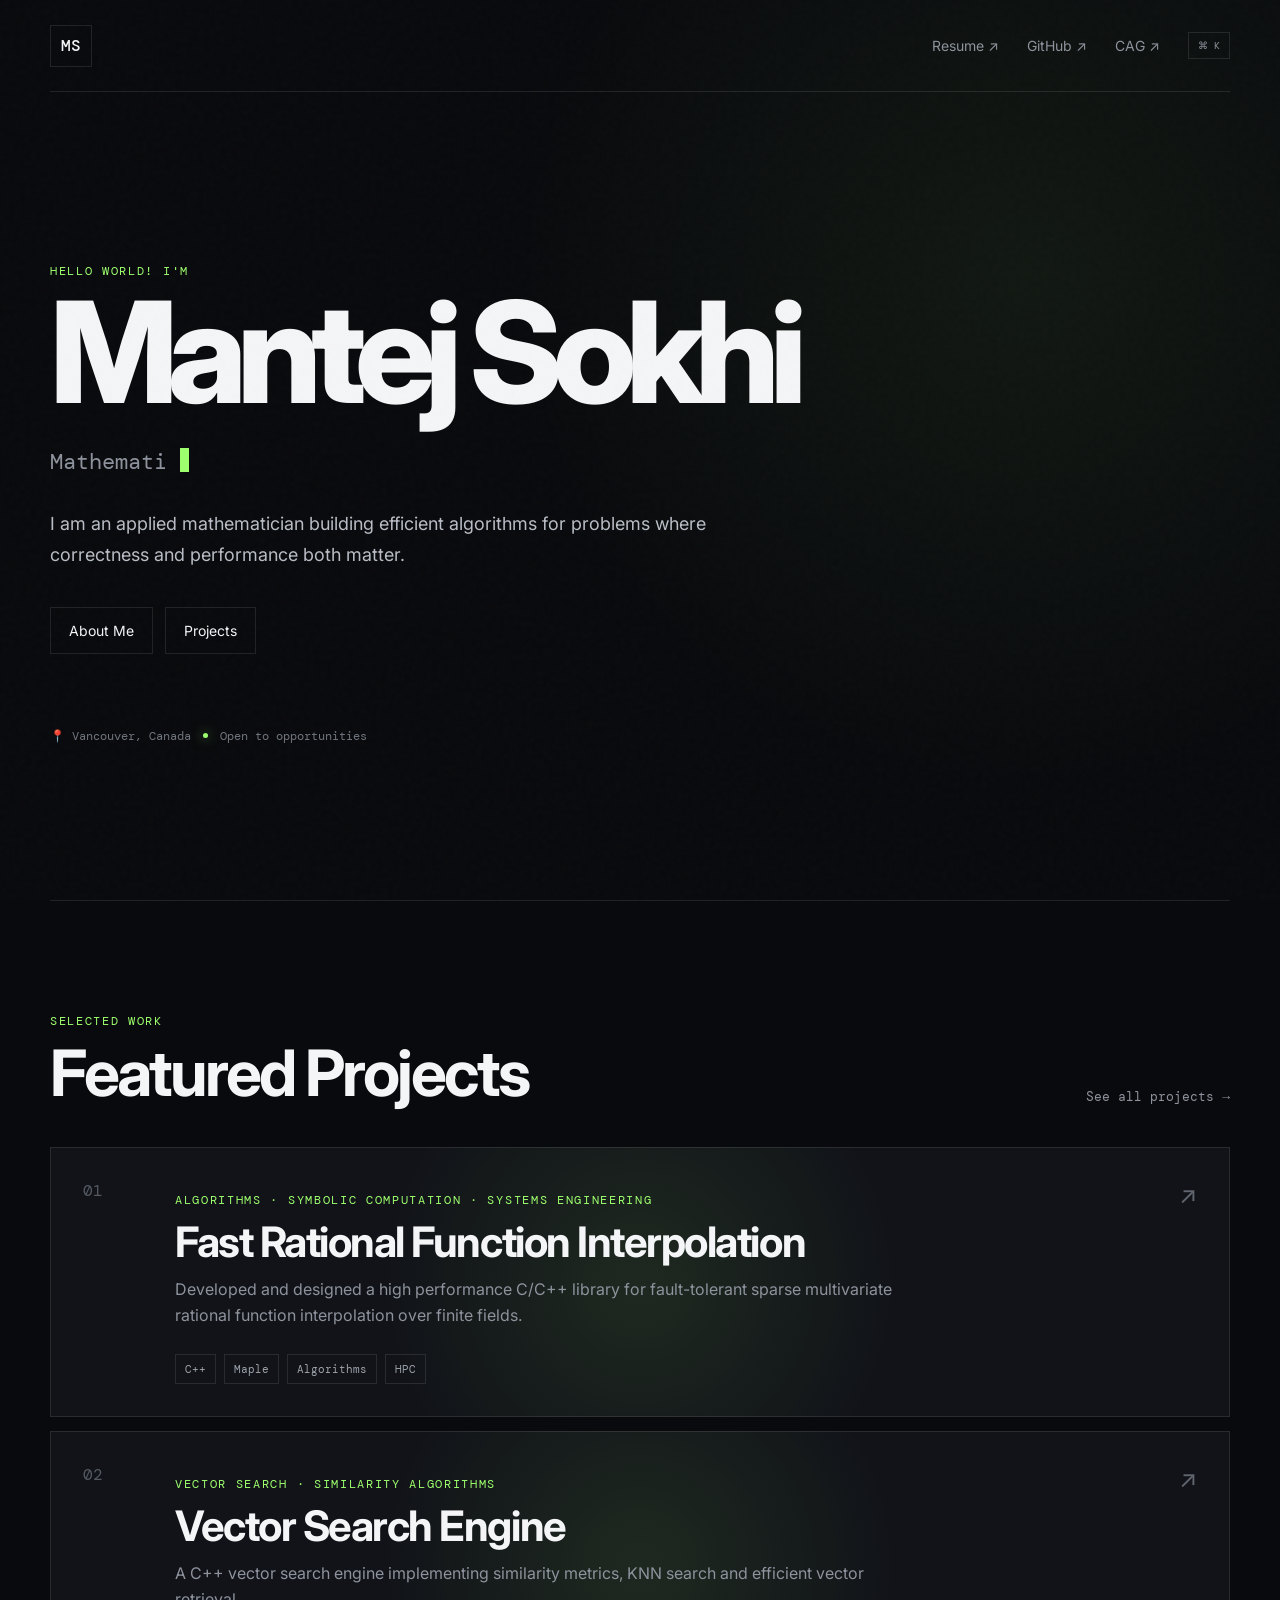
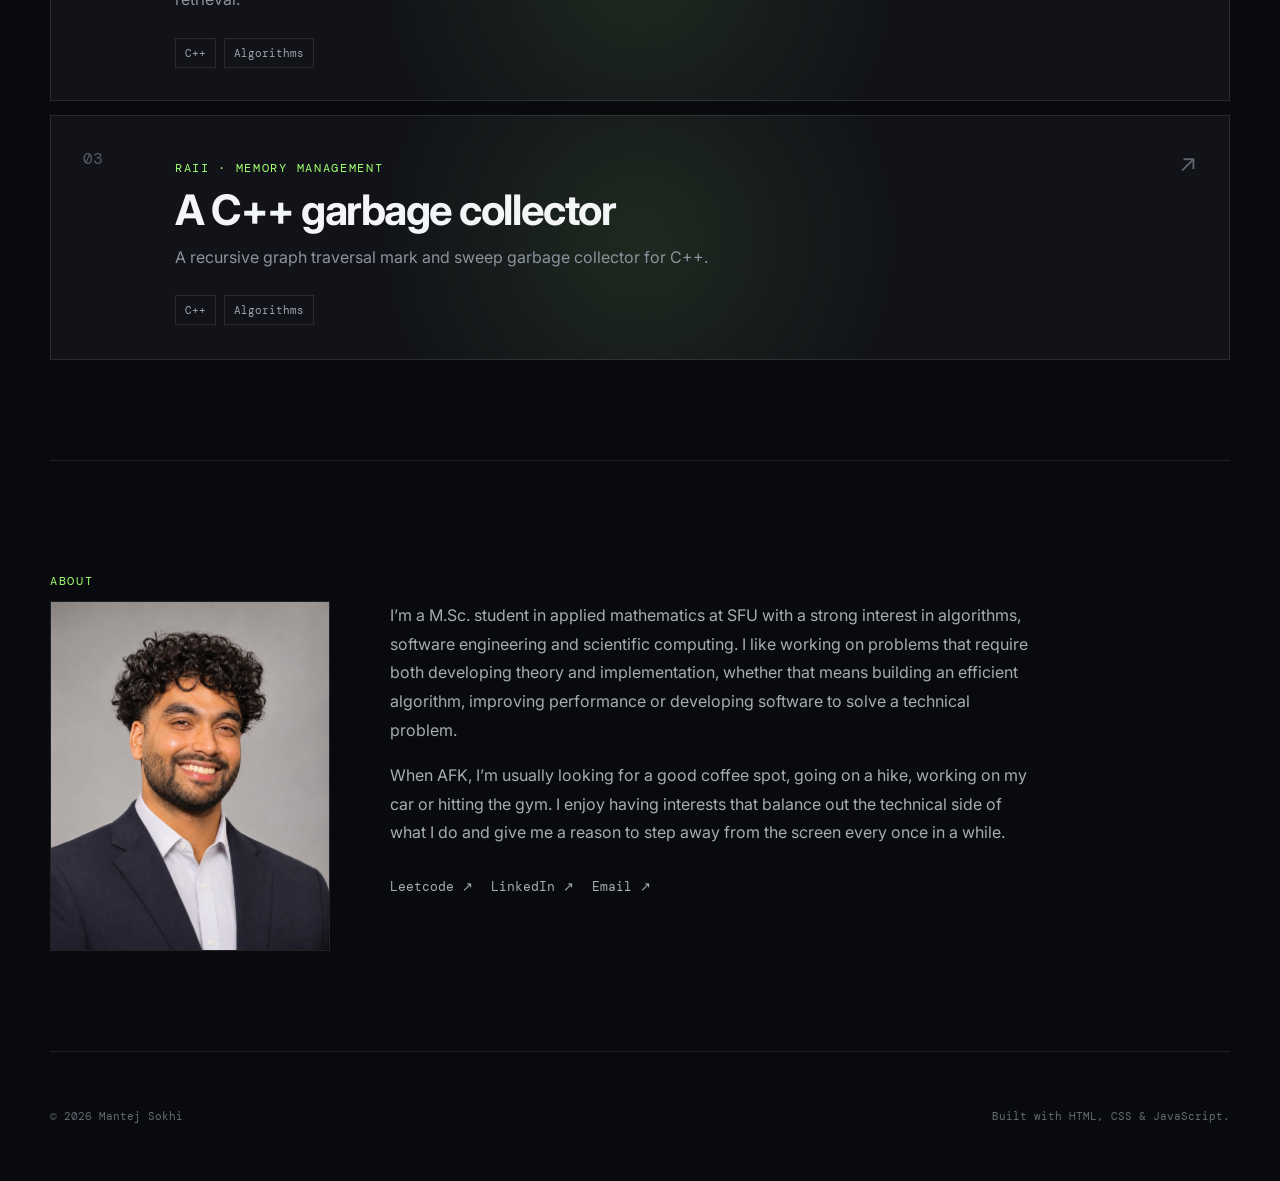
<file: index.html>
<!DOCTYPE html>
<html lang="en">
<head>
  <meta charset="UTF-8" />
  <meta name="viewport" content="width=device-width, initial-scale=1.0" />
  <meta name="description" content="Personal portfolio and project website." />
  <title>Mantej Sokhi</title>
  <link rel="stylesheet" href="styles.css" />
</head>
<body>
  <div class="cursor-glow" id="cursorGlow"></div>
  <div class="noise"></div>

  <header class="site-header">
    <a class="logo" href="index.html">MS</a>
    <nav>
      <a href="assets/resume_mantej_2026_2.pdf">Resume ↗</a>
      <a href="https://github.com/msokhii" target="_blank" rel="noreferrer">GitHub ↗</a>
      <a href="http://www.cecm.sfu.ca/CAG/" target="_blank" rel="noreferrer">CAG ↗</a>
      <button class="command-trigger" id="commandTrigger" type="button"> ⌘ K
      </button>
    </nav>
  </header>

  <main>
    <section class="hero">
      <div class="hero-kicker">HELLO WORLD! I'M</div>
      <h1>Mantej Sokhi</h1>

      <p class="hero-role">
        <span id="typed-text">Mathematics · Software · Research</span>
        <span class="cursor" aria-hidden="true"></span>
      </p>

      <p class="hero-copy">
        I am an applied mathematician building efficient algorithms for problems where 
        correctness and performance both matter. 
      </p>

      <div class="hero-actions">
        <a class="button button-secondary" href="#about">About Me</a>
        <a class="button button-secondary" href="#projects">Projects</a>
      </div>

      <div class="hero-meta">
        <span>📍 Vancouver, Canada</span>
        <span class="dot availability-dot"></span>
        <span>Open to opportunities</span>
      </div>
    </section>

    <section id= "projects" class="featured section">
      <div class="section-heading">
        <div>
          <p class="eyebrow">SELECTED WORK</p>
          <h2>Featured Projects</h2>
        </div>
    
        <a class="text-link" href="projects.html">
          See all projects →
        </a>
      </div>
    
      <div class="project-grid">
    
        <a class="project-card glow-card" href="https://github.com/msokhii/research_MS">
          <div class="project-number">01</div>
    
          <div class="project-card-content">
            <p class="project-category">
              Algorithms · Symbolic Computation · Systems engineering 
            </p>
    
            <h3>Fast Rational Function Interpolation</h3>
    
            <p>
              Developed and designed a high performance C/C++ library for fault-tolerant
              sparse multivariate rational function interpolation over finite fields. 
            </p>
    
            <div class="tags">
              <span>C++</span>
              <span>Maple</span>
              <span>Algorithms</span>
              <span>HPC</span>
            </div>
          </div>
    
          <span class="project-arrow">↗</span>
        </a>

        <a class="project-card glow-card" href="https://github.com/msokhii/vs_engine">
          <div class="project-number">02</div>
    
          <div class="project-card-content">
            <p class="project-category">
              Vector Search · Similarity Algorithms
            </p>
    
            <h3>Vector Search Engine</h3>
    
            <p>
              A C++ vector search engine implementing similarity metrics, KNN search and efficient vector retrieval.
            </p>
    
            <div class="tags">
              <span>C++</span>
              <span>Algorithms</span>
            </div>
          </div>
    
          <span class="project-arrow">↗</span>
        </a>
    
        <a class="project-card glow-card" href="https://github.com/msokhii/gc_cpp">
          <div class="project-number">03</div>
    
          <div class="project-card-content">
            <p class="project-category">
              RAII · Memory Management
            </p>
    
            <h3>A C++ garbage collector</h3>
    
            <p>
              A recursive graph traversal mark and sweep garbage collector for C++.
            </p>
    
            <div class="tags">
              <span>C++</span>
              <span>Algorithms</span>
            </div>
          </div>
    
          <span class="project-arrow">↗</span>
        </a>
    
      </div>
    </section>

    <section id="about" class="about section">
      <p class="eyebrow">ABOUT</p>
      <div class="about-layout">
        <div class="about-photo">
          <img src="assets/profile_pic_3.jpg" alt="Photo of Mantej">
        </div>
        <div class="about-copy">
          <p>
            I’m a M.Sc. student in applied mathematics at SFU with a strong interest in algorithms, software engineering and scientific computing.
            I like working on problems that require both developing theory and implementation, whether that means building an efficient algorithm, 
            improving performance or developing software to solve a technical problem.
          </p>
          <p>
            When AFK, I’m usually looking for a good coffee spot, going on a hike, working on my car 
            or hitting the gym. I enjoy having interests that balance out the technical side of what I do and give me a reason to step away 
            from the screen every once in a while.
          </p>
          <div class="about-links">
            <a href="https://leetcode.com/u/msokhii/" target="_blank" rel="noreferrer">Leetcode ↗</a>
            <a href="https://www.linkedin.com/in/msokhii/" target="_blank" rel="noreferrer">LinkedIn ↗</a>
            <a href="mailto:sokhimantej99@gmail.com">Email ↗</a>
          </div>
        </div>
      </div>
    </section>
  </main>

  <footer>
    <span>© <span id="year"></span> Mantej Sokhi</span>
    <span>Built with HTML, CSS & JavaScript.</span>
  </footer>


  <!-- =========================================
     COMMAND PALETTE
     ========================================= -->

<div
class="command-palette"
id="commandPalette"
aria-hidden="true"
>
<div class="command-backdrop" id="commandBackdrop"></div>

<div
  class="command-box"
  role="dialog"
  aria-modal="true"
  aria-label="Quick navigation"
>
  <div class="command-search">
    <span class="command-prompt">&gt;</span>

    <input
      type="text"
      id="commandInput"
      placeholder="Search or jump to..."
      autocomplete="off"
      spellcheck="false"
      aria-label="Search commands"
    />

    <span class="command-shortcut">ESC</span>
  </div>

  <div class="command-results" id="commandResults">

    <a
      href="#about"
      class="command-item"
      data-command="about me profile bio"
    >
      <div class="command-item-left">
        <span class="command-icon">01</span>

        <div>
          <span class="command-title">About Me</span>
          <span class="command-description">
            A little bit more about me!
          </span>
        </div>
      </div>

      <span class="command-action">↵</span>
    </a>


    <a
      href="#projects"
      class="command-item"
      data-command="projects work featured research"
    >
      <div class="command-item-left">
        <span class="command-icon">02</span>

        <div>
          <span class="command-title">Featured Projects</span>
          <span class="command-description">
            See what I've been working on currently
          </span>
        </div>
      </div>

      <span class="command-action">↵</span>
    </a>


    <a
      href="assets/resume.pdf"
      target="_blank"
      class="command-item"
      data-command="resume cv experience education"
    >
      <div class="command-item-left">
        <span class="command-icon">03</span>

        <div>
          <span class="command-title">Resume</span>
          <span class="command-description">
            View my resume
          </span>
        </div>
      </div>

      <span class="command-action">↗</span>
    </a>


    <a
      href="https://github.com/msokhii"
      target="_blank"
      rel="noopener noreferrer"
      class="command-item"
      data-command="github code repositories"
    >
      <div class="command-item-left">
        <span class="command-icon">04</span>

        <div>
          <span class="command-title">GitHub</span>
          <span class="command-description">
            Browse my code
          </span>
        </div>
      </div>

      <span class="command-action">↗</span>
    </a>


    <a
      href="https://www.linkedin.com/in/msokhii"
      target="_blank"
      rel="noopener noreferrer"
      class="command-item"
      data-command="linkedin professional connect"
    >
      <div class="command-item-left">
        <span class="command-icon">05</span>

        <div>
          <span class="command-title">LinkedIn</span>
          <span class="command-description">
            Connect with me
          </span>
        </div>
      </div>

      <span class="command-action">↗</span>
    </a>


    <a
      href="mailto:sokhimantej99@gmail.com"
      class="command-item"
      data-command="email contact message"
    >
      <div class="command-item-left">
        <span class="command-icon">06</span>

        <div>
          <span class="command-title">Email</span>
          <span class="command-description">
            Send me an email
          </span>
        </div>
      </div>

      <span class="command-action">↗</span>
    </a>

  </div>


  <div class="command-footer">
    <div>
      <span class="command-key">↑</span>
      <span class="command-key">↓</span>
      Navigate
    </div>

    <div>
      <span class="command-key">↵</span>
      Open
    </div>

    <div>
      <span class="command-key">ESC</span>
      Close
    </div>
  </div>

</div>
</div>

  <script src="script.js"></script>
</body>
</html>
</file>
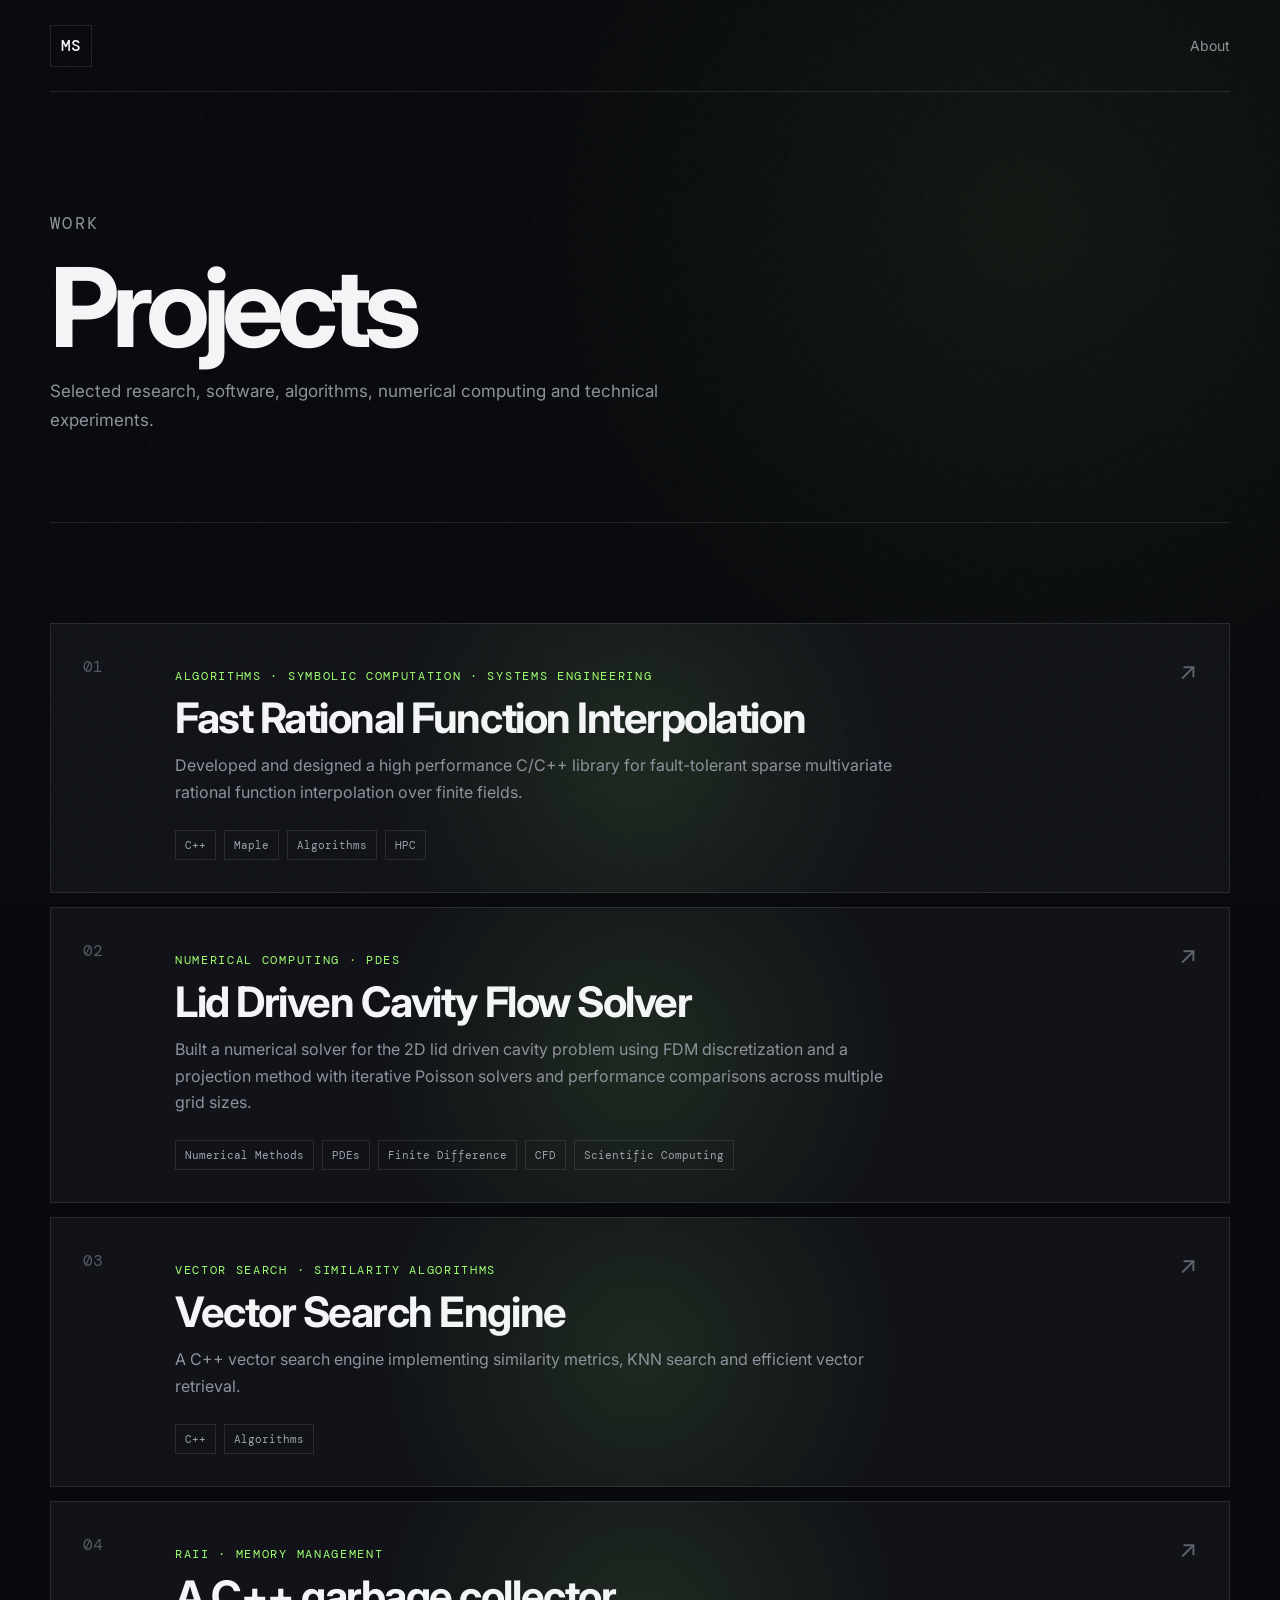
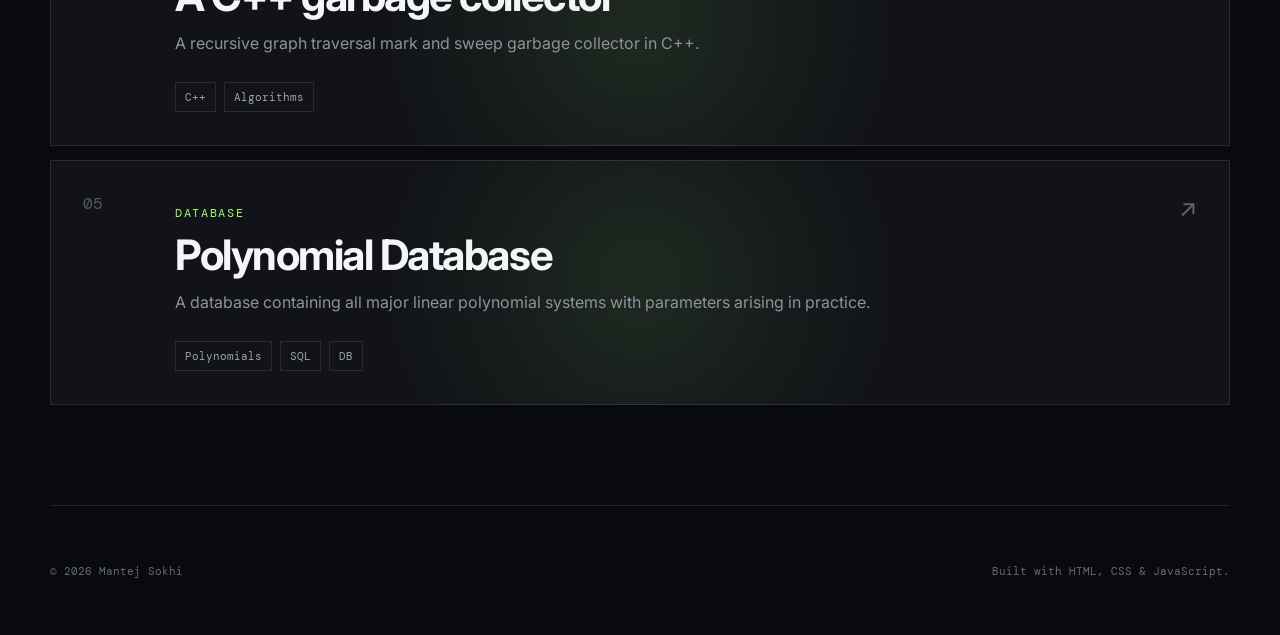
<file: projects.html>
<!DOCTYPE html>
<html lang="en">
<head>
  <meta charset="UTF-8" />
  <meta name="viewport" content="width=device-width, initial-scale=1.0" />
  <title>Projects — Mantej Sokhi</title>
  <link rel="stylesheet" href="styles.css" />
</head>
<body>
  <div class="noise"></div>

  <header class="site-header">
    <a class="logo" href="index.html">MS</a>
    <nav>
      <a href="index.html#about">About</a>
    </nav>
  </header>

  <main>
    <section class="page-intro">
      <p class="eyebrow">WORK</p>
      <h1>Projects</h1>
      <p>
        Selected research, software, algorithms, numerical computing and
        technical experiments.
      </p>
    </section>

    <section class="section">
      <div class="project-grid">
        <a class="project-card glow-card" href="https://github.com/msokhii/research_MS">
          <div class="project-number">01</div>
          <div class="project-card-content">
            <p class="project-category">Algorithms · Symbolic Computation · Systems engineering</p>
            <h3>Fast Rational Function Interpolation</h3>
            <p>Developed and designed a high performance C/C++ library for fault-tolerant
              sparse multivariate rational function interpolation over finite fields. </p>
            <div class="tags">
              <span>C++</span><span>Maple</span><span>Algorithms</span><span>HPC</span>
            </div>
          </div>
          <span class="project-arrow">↗</span>
        </a>

        <a class="project-card glow-card" href="https://github.com/msokhii/comp_FM">
          <div class="project-number">02</div>
          <div class="project-card-content">
            <p class="project-category">Numerical Computing · PDEs</p>
            <h3>Lid Driven Cavity Flow Solver</h3>
            <p>Built a numerical solver for the 2D lid driven cavity
              problem using FDM discretization and a projection method
              with iterative Poisson solvers and performance comparisons across multiple grid sizes.</p>
            <div class="tags">
              <span>Numerical Methods</span>
              <span>PDEs</span>
              <span>Finite Difference</span>
              <span>CFD</span>
              <span>Scientific Computing</span>
            </div>
          </div>
          <span class="project-arrow">↗</span>
        </a>

        <a class="project-card glow-card" href="https://github.com/msokhii/vs_engine">
          <div class="project-number">03</div>
          <div class="project-card-content">
            <p class="project-category">Vector Search · Similarity Algorithms</p>
            <h3>Vector Search Engine</h3>
            <p>A C++ vector search engine implementing similarity metrics, KNN search and efficient vector retrieval.
            </p>
            <div class="tags">
              <span>C++</span>
              <span>Algorithms</span>
            </div>
          </div>
          <span class="project-arrow">↗</span>
        </a>

        <a class="project-card glow-card" href="https://github.com/msokhii/gc_cpp">
          <div class="project-number">04</div>
          <div class="project-card-content">
            <p class="project-category">RAII · Memory Management</p>
            <h3>A C++ garbage collector</h3>
            <p>A recursive graph traversal mark and sweep garbage collector in C++.
            </p>
            <div class="tags">
              <span>C++</span>
              <span>Algorithms</span>
            </div>
          </div>
          <span class="project-arrow">↗</span>
        </a>

        <a class="project-card glow-card" href="https://msokhii.github.io/polynomial_param_sys_DB/">
          <div class="project-number">05</div>
          <div class="project-card-content">
            <p class="project-category">Database</p>
            <h3>Polynomial Database</h3>
            <p>A database containing all major linear polynomial systems with parameters arising in practice.</p>
            <div class="tags">
              <span>Polynomials</span><span>SQL</span><span>DB</span>
            </div>
          </div>
          <span class="project-arrow">↗</span>
        </a>
      </div>
    </section>
  </main>

  <footer>
    <span>© <span id="year"></span> Mantej Sokhi</span>
    <span>Built with HTML, CSS & JavaScript.</span>
  </footer>

  <script src="script.js"></script>
</body>
</html>
</file>
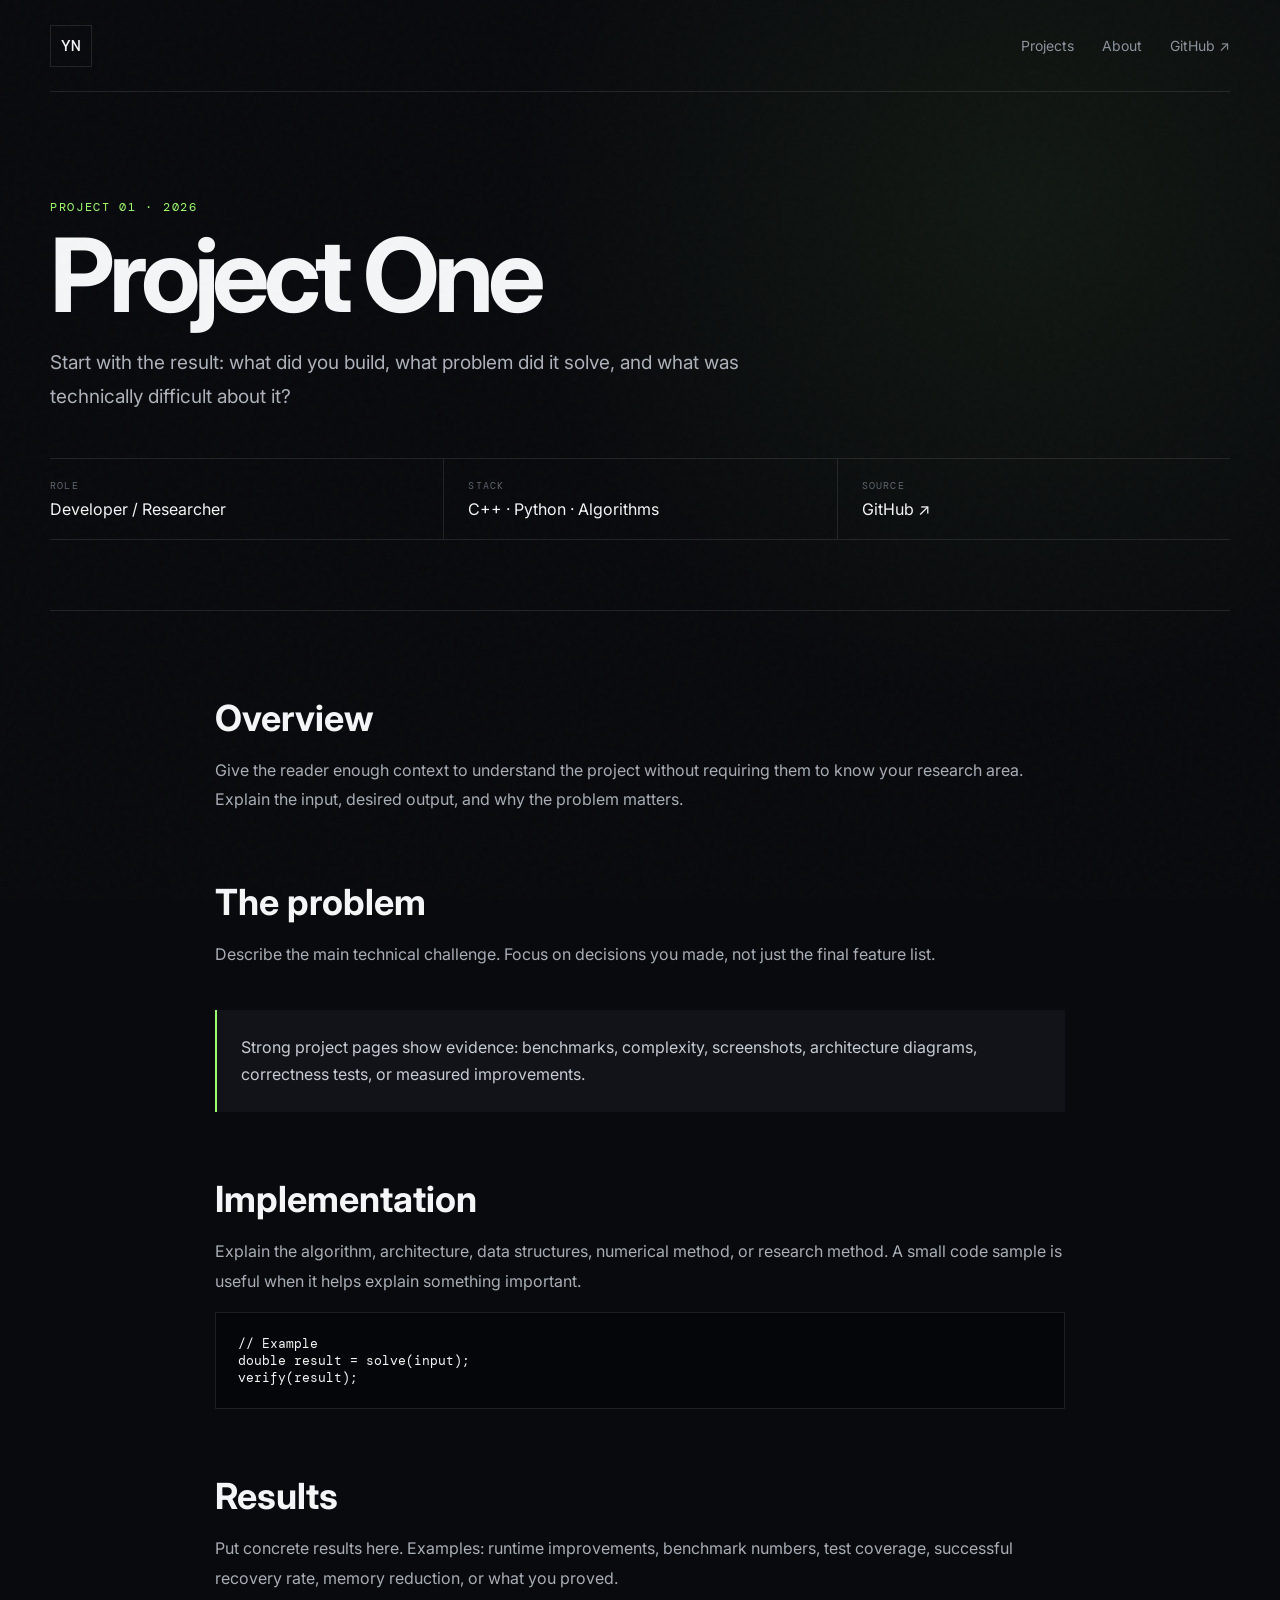
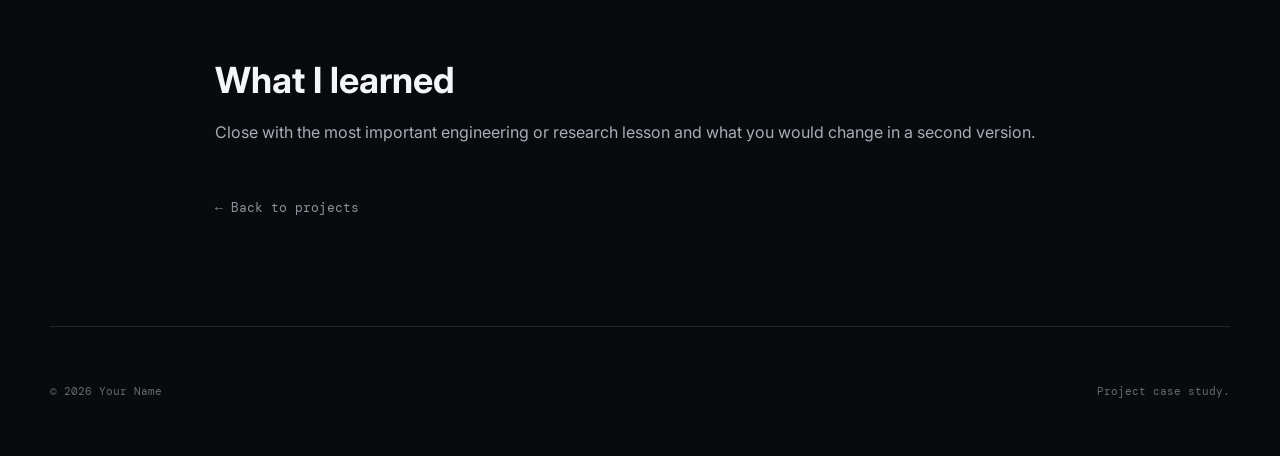
<file: projects/project-1.html>
<!DOCTYPE html>
<html lang="en">
<head>
  <meta charset="UTF-8" />
  <meta name="viewport" content="width=device-width, initial-scale=1.0" />
  <title>Project One — Your Name</title>
  <link rel="stylesheet" href="../styles.css" />
</head>
<body>
  <div class="noise"></div>

  <header class="site-header">
    <a class="logo" href="../index.html">YN</a>
    <nav>
      <a href="../projects.html">Projects</a>
      <a href="../index.html#about">About</a>
      <a href="https://github.com/YOUR_USERNAME" target="_blank" rel="noreferrer">GitHub ↗</a>
    </nav>
  </header>

  <main>
    <section class="project-hero">
      <p class="eyebrow">PROJECT 01 · 2026</p>
      <h1>Project One</h1>
      <p class="project-summary">
        Start with the result: what did you build, what problem did it solve,
        and what was technically difficult about it?
      </p>

      <div class="project-info">
        <div>
          <span class="label">ROLE</span>
          <span>Developer / Researcher</span>
        </div>
        <div>
          <span class="label">STACK</span>
          <span>C++ · Python · Algorithms</span>
        </div>
        <div>
          <span class="label">SOURCE</span>
          <a href="https://github.com/YOUR_USERNAME/YOUR_REPOSITORY" target="_blank" rel="noreferrer">
            GitHub ↗
          </a>
        </div>
      </div>
    </section>

    <article class="project-body">
      <h2>Overview</h2>
      <p>
        Give the reader enough context to understand the project without
        requiring them to know your research area. Explain the input, desired
        output, and why the problem matters.
      </p>

      <h2>The problem</h2>
      <p>
        Describe the main technical challenge. Focus on decisions you made,
        not just the final feature list.
      </p>

      <div class="callout">
        Strong project pages show evidence: benchmarks, complexity,
        screenshots, architecture diagrams, correctness tests, or measured
        improvements.
      </div>

      <h2>Implementation</h2>
      <p>
        Explain the algorithm, architecture, data structures, numerical method,
        or research method. A small code sample is useful when it helps explain
        something important.
      </p>

      <pre><code>// Example
double result = solve(input);
verify(result);</code></pre>

      <h2>Results</h2>
      <p>
        Put concrete results here. Examples: runtime improvements, benchmark
        numbers, test coverage, successful recovery rate, memory reduction, or
        what you proved.
      </p>

      <h2>What I learned</h2>
      <p>
        Close with the most important engineering or research lesson and what
        you would change in a second version.
      </p>

      <a class="back-link" href="../projects.html">← Back to projects</a>
    </article>
  </main>

  <footer>
    <span>© <span id="year"></span> Your Name</span>
    <span>Project case study.</span>
  </footer>

  <script src="../script.js"></script>
</body>
</html>
</file>
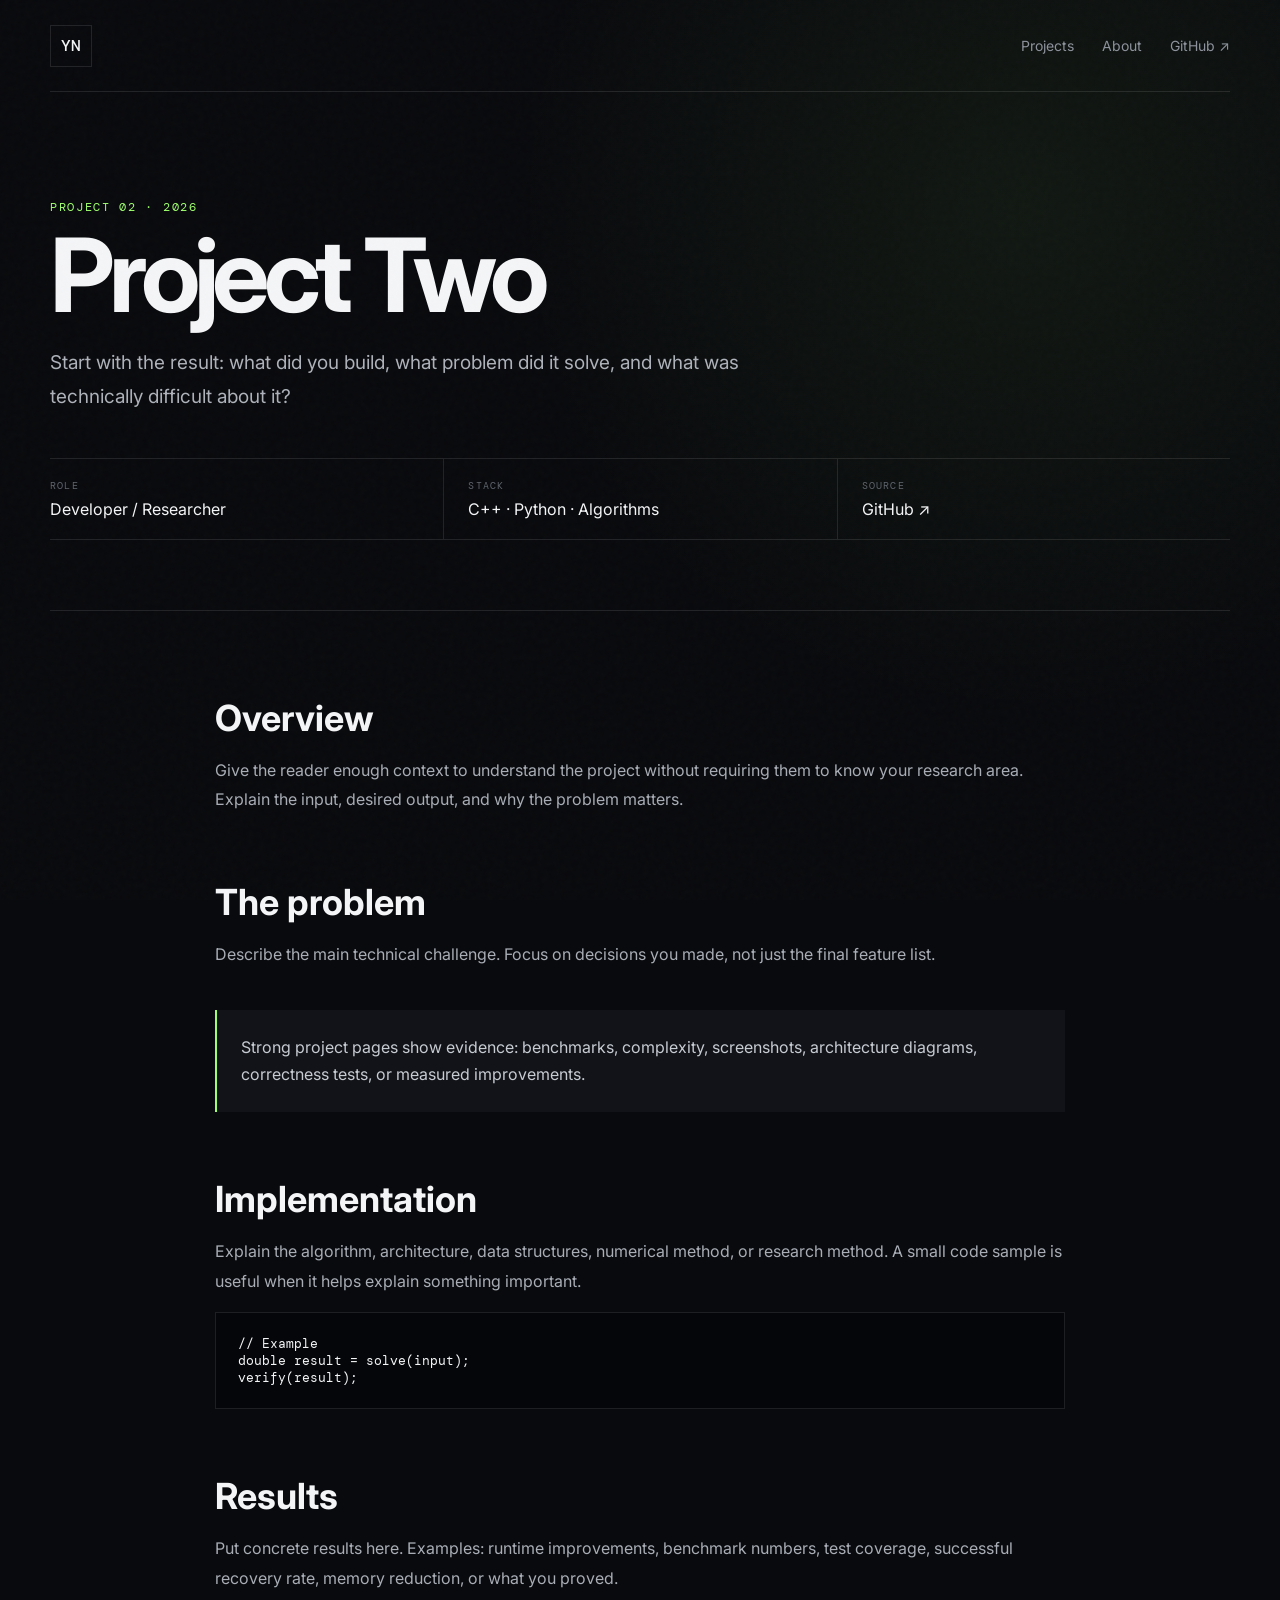
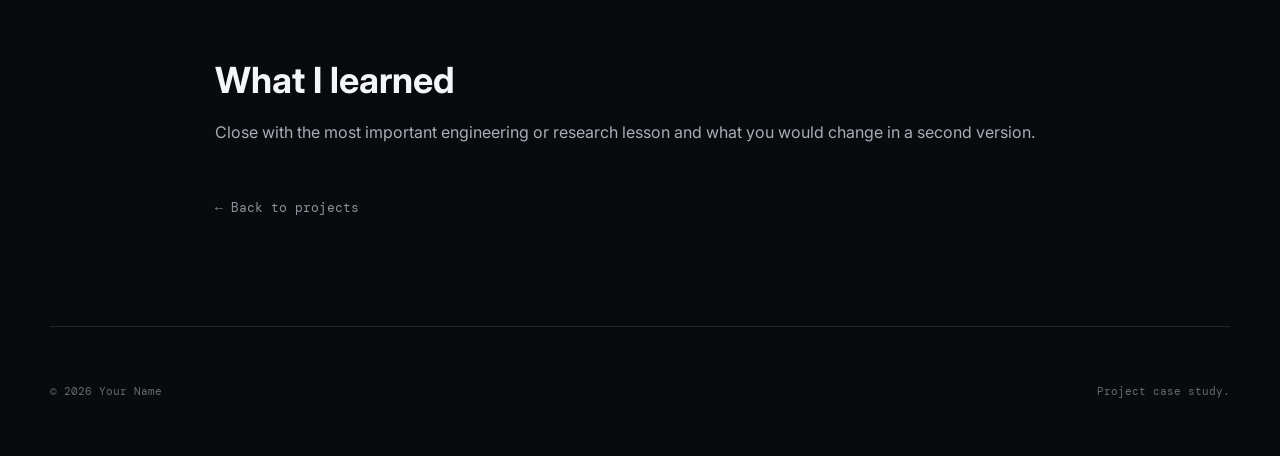
<file: projects/project-2.html>
<!DOCTYPE html>
<html lang="en">
<head>
  <meta charset="UTF-8" />
  <meta name="viewport" content="width=device-width, initial-scale=1.0" />
  <title>Project Two — Your Name</title>
  <link rel="stylesheet" href="../styles.css" />
</head>
<body>
  <div class="noise"></div>

  <header class="site-header">
    <a class="logo" href="../index.html">YN</a>
    <nav>
      <a href="../projects.html">Projects</a>
      <a href="../index.html#about">About</a>
      <a href="https://github.com/YOUR_USERNAME" target="_blank" rel="noreferrer">GitHub ↗</a>
    </nav>
  </header>

  <main>
    <section class="project-hero">
      <p class="eyebrow">PROJECT 02 · 2026</p>
      <h1>Project Two</h1>
      <p class="project-summary">
        Start with the result: what did you build, what problem did it solve,
        and what was technically difficult about it?
      </p>

      <div class="project-info">
        <div>
          <span class="label">ROLE</span>
          <span>Developer / Researcher</span>
        </div>
        <div>
          <span class="label">STACK</span>
          <span>C++ · Python · Algorithms</span>
        </div>
        <div>
          <span class="label">SOURCE</span>
          <a href="https://github.com/YOUR_USERNAME/YOUR_REPOSITORY" target="_blank" rel="noreferrer">
            GitHub ↗
          </a>
        </div>
      </div>
    </section>

    <article class="project-body">
      <h2>Overview</h2>
      <p>
        Give the reader enough context to understand the project without
        requiring them to know your research area. Explain the input, desired
        output, and why the problem matters.
      </p>

      <h2>The problem</h2>
      <p>
        Describe the main technical challenge. Focus on decisions you made,
        not just the final feature list.
      </p>

      <div class="callout">
        Strong project pages show evidence: benchmarks, complexity,
        screenshots, architecture diagrams, correctness tests, or measured
        improvements.
      </div>

      <h2>Implementation</h2>
      <p>
        Explain the algorithm, architecture, data structures, numerical method,
        or research method. A small code sample is useful when it helps explain
        something important.
      </p>

      <pre><code>// Example
double result = solve(input);
verify(result);</code></pre>

      <h2>Results</h2>
      <p>
        Put concrete results here. Examples: runtime improvements, benchmark
        numbers, test coverage, successful recovery rate, memory reduction, or
        what you proved.
      </p>

      <h2>What I learned</h2>
      <p>
        Close with the most important engineering or research lesson and what
        you would change in a second version.
      </p>

      <a class="back-link" href="../projects.html">← Back to projects</a>
    </article>
  </main>

  <footer>
    <span>© <span id="year"></span> Your Name</span>
    <span>Project case study.</span>
  </footer>

  <script src="../script.js"></script>
</body>
</html>
</file>
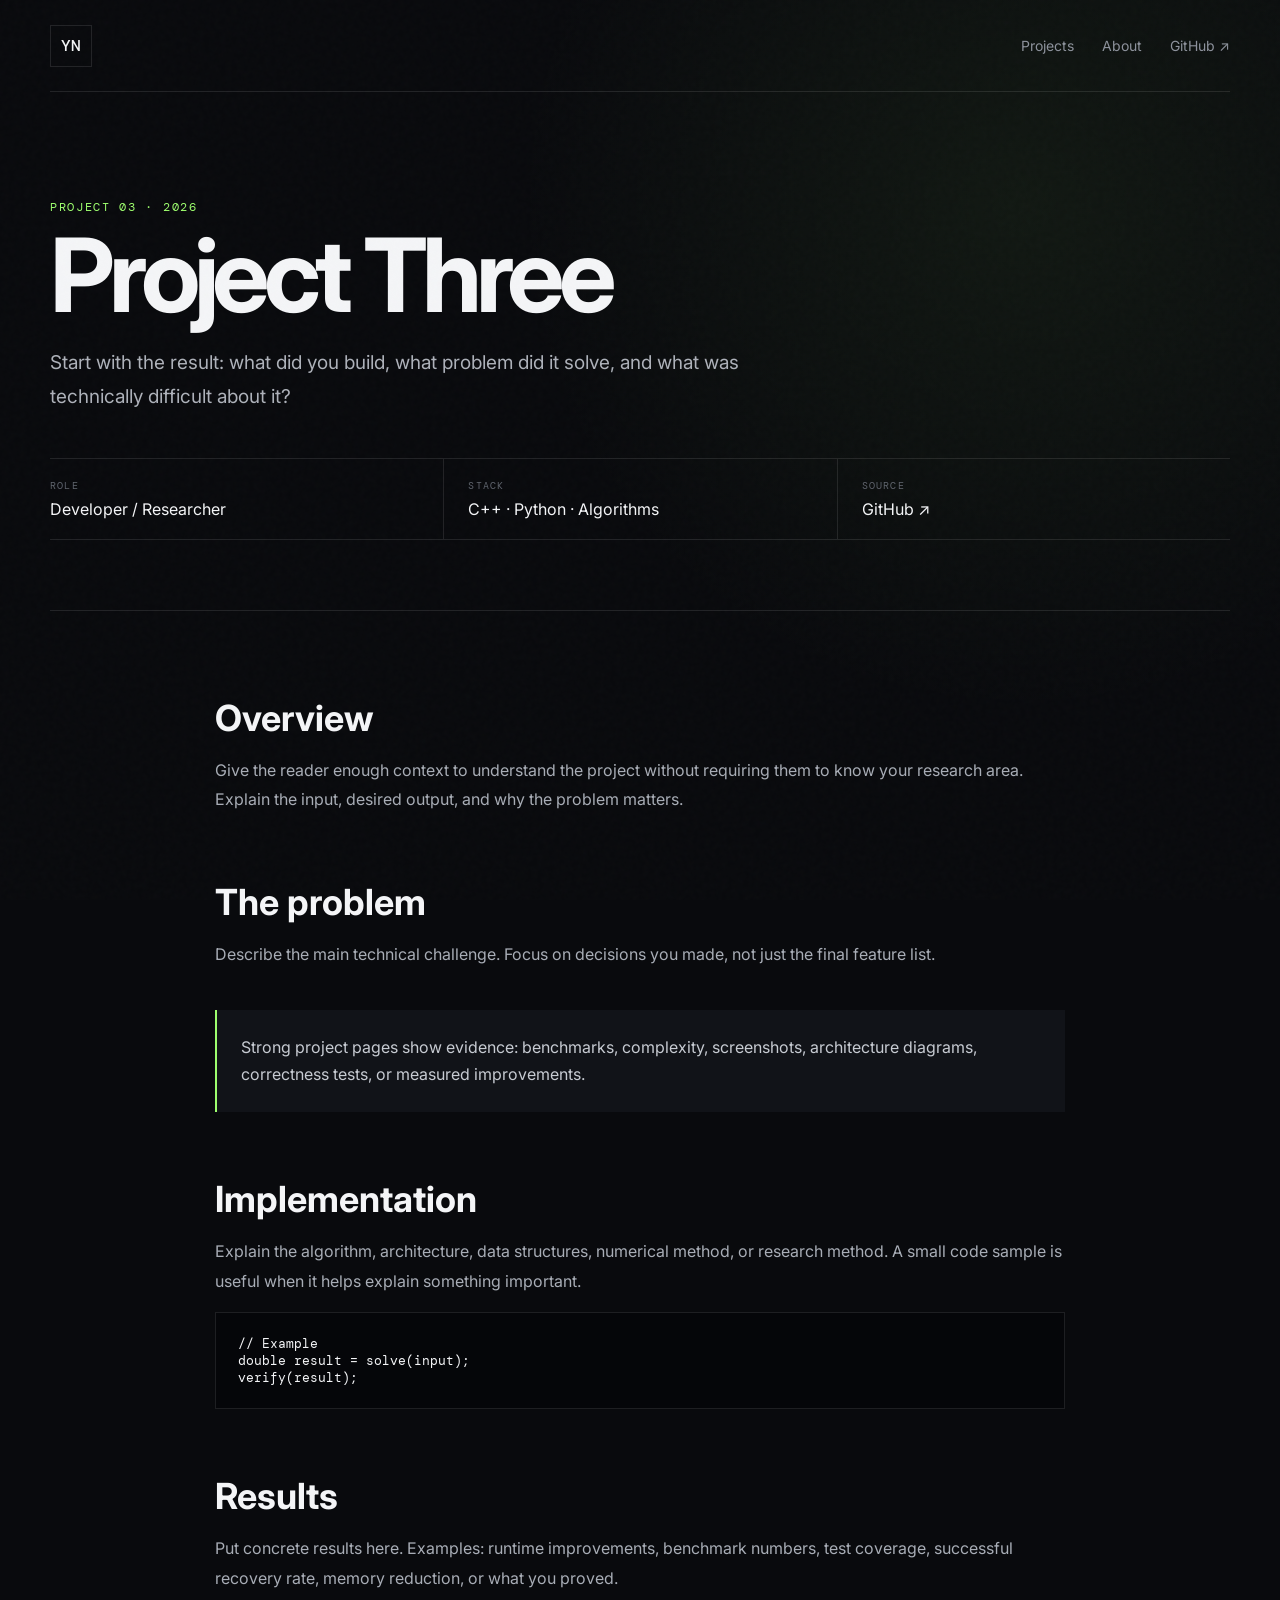
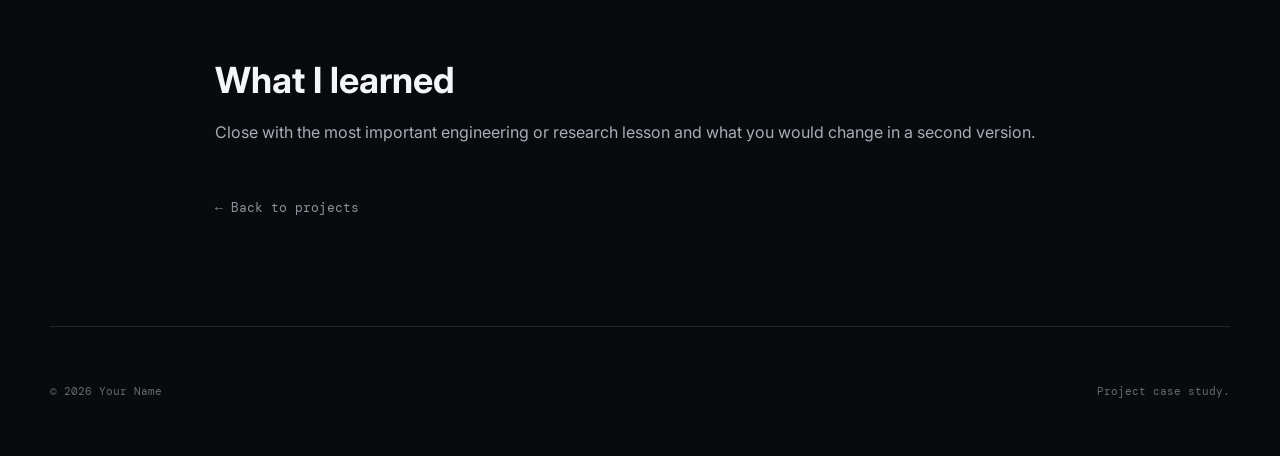
<file: projects/project-3.html>
<!DOCTYPE html>
<html lang="en">
<head>
  <meta charset="UTF-8" />
  <meta name="viewport" content="width=device-width, initial-scale=1.0" />
  <title>Project Three — Your Name</title>
  <link rel="stylesheet" href="../styles.css" />
</head>
<body>
  <div class="noise"></div>

  <header class="site-header">
    <a class="logo" href="../index.html">YN</a>
    <nav>
      <a href="../projects.html">Projects</a>
      <a href="../index.html#about">About</a>
      <a href="https://github.com/YOUR_USERNAME" target="_blank" rel="noreferrer">GitHub ↗</a>
    </nav>
  </header>

  <main>
    <section class="project-hero">
      <p class="eyebrow">PROJECT 03 · 2026</p>
      <h1>Project Three</h1>
      <p class="project-summary">
        Start with the result: what did you build, what problem did it solve,
        and what was technically difficult about it?
      </p>

      <div class="project-info">
        <div>
          <span class="label">ROLE</span>
          <span>Developer / Researcher</span>
        </div>
        <div>
          <span class="label">STACK</span>
          <span>C++ · Python · Algorithms</span>
        </div>
        <div>
          <span class="label">SOURCE</span>
          <a href="https://github.com/YOUR_USERNAME/YOUR_REPOSITORY" target="_blank" rel="noreferrer">
            GitHub ↗
          </a>
        </div>
      </div>
    </section>

    <article class="project-body">
      <h2>Overview</h2>
      <p>
        Give the reader enough context to understand the project without
        requiring them to know your research area. Explain the input, desired
        output, and why the problem matters.
      </p>

      <h2>The problem</h2>
      <p>
        Describe the main technical challenge. Focus on decisions you made,
        not just the final feature list.
      </p>

      <div class="callout">
        Strong project pages show evidence: benchmarks, complexity,
        screenshots, architecture diagrams, correctness tests, or measured
        improvements.
      </div>

      <h2>Implementation</h2>
      <p>
        Explain the algorithm, architecture, data structures, numerical method,
        or research method. A small code sample is useful when it helps explain
        something important.
      </p>

      <pre><code>// Example
double result = solve(input);
verify(result);</code></pre>

      <h2>Results</h2>
      <p>
        Put concrete results here. Examples: runtime improvements, benchmark
        numbers, test coverage, successful recovery rate, memory reduction, or
        what you proved.
      </p>

      <h2>What I learned</h2>
      <p>
        Close with the most important engineering or research lesson and what
        you would change in a second version.
      </p>

      <a class="back-link" href="../projects.html">← Back to projects</a>
    </article>
  </main>

  <footer>
    <span>© <span id="year"></span> Your Name</span>
    <span>Project case study.</span>
  </footer>

  <script src="../script.js"></script>
</body>
</html>
</file>
<file: styles.css>
@import url('https://fonts.googleapis.com/css2?family=DM+Mono:wght@300;400;500&family=Inter:wght@400;500;600;700;800&display=swap');

:root {
  --bg: #090a0d;
  --surface: #111318;
  --surface-2: #171a20;
  --text: #f4f5f7;
  --muted: #8d929c;
  --line: rgba(255, 255, 255, 0.10);
  --accent: #9eff6e;
  --max-width: 1180px;
}

* {
  box-sizing: border-box;
}

html {
  scroll-behavior: smooth;
}

body {
  margin: 0;
  min-height: 100vh;

  background:
    radial-gradient(
      circle at 80% 10%,
      rgba(158, 255, 110, 0.06),
      transparent 32rem
    ),
    var(--bg);

  color: var(--text);
  font-family: "Inter", system-ui, sans-serif;
}

body::selection {
  background: var(--accent);
  color: #071005;
}

a {
  color: inherit;
  text-decoration: none;
}

img {
  max-width: 100%;
}

.noise {
  pointer-events: none;
  position: fixed;
  inset: 0;
  z-index: 999;
  opacity: 0.025;

  background-image:
    url("data:image/svg+xml,%3Csvg viewBox='0 0 180 180' xmlns='http://www.w3.org/2000/svg'%3E%3Cfilter id='n'%3E%3CfeTurbulence type='fractalNoise' baseFrequency='.9' numOctaves='4' stitchTiles='stitch'/%3E%3C/filter%3E%3Crect width='100%25' height='100%25' filter='url(%23n)' opacity='.8'/%3E%3C/svg%3E");
}

/* =========================================
   CURSOR GLOW
   ========================================= */

   .cursor-glow {
    position: fixed;
  
    width: 500px;
    height: 500px;
  
    left: 0;
    top: 0;
  
    border-radius: 50%;
  
    pointer-events: none;
  
    background: radial-gradient(
      circle,
      rgba(158, 255, 110, 0.06) 0%,
      rgba(158, 255, 110, 0.045) 30%,
      rgba(158, 255, 110, 0.015) 55%,
      transparent 72%
    );
  
    transform: translate(-50%, -50%);
  
    opacity: 0;
  
    z-index: 0;
  
    transition: opacity 0.3s ease;
  
    will-change: left, top;
  }
  
  
  /* Make the actual website stay above the glow */
  
  .site-header,
  main,
  footer {
    position: relative;
    z-index: 1;
  }



.site-header,
main,
footer {
  width: min(calc(100% - 40px), var(--max-width));
  margin-inline: auto;
}


/* =========================================
   HEADER
   ========================================= */

.site-header {
  height: 92px;

  display: flex;
  align-items: center;
  justify-content: space-between;

  border-bottom: 1px solid var(--line);
}

.logo {
  width: 42px;
  height: 42px;

  display: grid;
  place-items: center;

  border: 1px solid var(--line);

  font-family: "DM Mono", monospace;
  font-weight: 500;

  transition:
    border-color 0.2s ease,
    color 0.2s ease;
}

.logo:hover {
  border-color: var(--accent);
  color: var(--accent);
}

nav {
  display: flex;
  align-items: center;
  gap: 28px;

  color: var(--muted);
  font-size: 14px;
}

nav a,
.text-link,
.about-links a {
  transition: color 0.2s ease;
}

nav a:hover,
.text-link:hover,
.about-links a:hover {
  color: var(--accent);
}


/* =========================================
   HERO
   ========================================= */

.hero {
  min-height: calc(100vh - 92px);

  display: flex;
  flex-direction: column;
  justify-content: center;

  padding: 85px 0 70px;
}

.hero-kicker,
.eyebrow,
.project-category {
  color: var(--accent);

  font-family: "DM Mono", monospace;
  font-size: 12px;
  letter-spacing: 0.14em;
  text-transform: uppercase;
}

.hero h1 {
  margin: 12px 0 4px;

  font-size: clamp(64px, 11vw, 152px);
  line-height: 0.88;
  letter-spacing: -0.075em;
  font-weight: 800;
}

.hero-role {
  margin: 28px 0 0;

  color: var(--muted);

  font-family: "DM Mono", monospace;
  font-size: clamp(16px, 2vw, 22px);
}

.cursor {
  display: inline-block;

  width: 9px;
  height: 1.05em;

  background: var(--accent);

  vertical-align: -0.12em;

  animation: blink 0.9s steps(1) infinite;
}

@keyframes blink {
  50% {
    opacity: 0;
  }
}

.hero-copy {
  max-width: 680px;

  margin: 32px 0 0;

  color: #b9bdc5;

  font-size: 18px;
  line-height: 1.75;
}

.hero-actions {
  margin-top: 36px;

  display: flex;
  flex-wrap: wrap;
  gap: 12px;
}

.button {
  padding: 14px 18px;

  border: 1px solid var(--line);

  font-size: 14px;

  transition:
    background 0.2s ease,
    border-color 0.2s ease,
    color 0.2s ease;
}

.button-primary {
  background: var(--text);
  color: var(--bg);
  border-color: var(--text);
}

.button-primary:hover {
  background: var(--accent);
  border-color: var(--accent);
}

.button-secondary:hover {
  border-color: var(--text);
}

.hero-meta {
  margin-top: 74px;

  display: flex;
  align-items: center;
  flex-wrap: wrap;
  gap: 12px;

  color: #70757e;

  font-family: "DM Mono", monospace;
  font-size: 12px;
}

.dot {
  width: 5px;
  height: 5px;

  flex-shrink: 0;

  background: var(--accent);

  border-radius: 50%;

  box-shadow: 0 0 12px rgba(158, 255, 110, 0.65);
}


/* =========================================
   GENERAL SECTIONS
   ========================================= */

.section {
  padding: 100px 0;

  border-top: 1px solid var(--line);
}

.section-heading {
  margin-bottom: 42px;

  display: flex;
  justify-content: space-between;
  align-items: end;
  gap: 20px;
}

.section h2 {
  margin: 8px 0 0;

  font-size: clamp(34px, 5vw, 64px);
  line-height: 1;
  letter-spacing: -0.045em;
}

.text-link {
  color: var(--muted);

  font-family: "DM Mono", monospace;
  font-size: 13px;
}


/* =========================================
   PROJECT CARDS
   ========================================= */

.project-grid {
  display: grid;
  gap: 14px;
}

.project-card {
  --mx: 50%;
  --my: 50%;

  position: relative;

  min-height: 245px;

  padding: 32px;

  display: grid;
  grid-template-columns: 70px minmax(0, 1fr) auto;
  gap: 22px;

  border: 1px solid var(--line);

  background:
    radial-gradient(
      circle at var(--mx) var(--my),
      rgba(158, 255, 110, 0.095),
      transparent 16rem
    ),
    var(--surface);

  overflow: hidden;

  transition:
    transform 0.25s ease,
    border-color 0.25s ease;
}

.project-card:hover {
  transform: translateY(-3px);

  border-color: rgba(158, 255, 110, 0.38);
}

.project-number {
  color: #545962;

  font-family: "DM Mono", monospace;
}

.project-card-content {
  min-width: 0;
}

.project-card h3 {
  margin: 7px 0 12px;

  font-size: clamp(26px, 4vw, 42px);
  line-height: 1.05;
  letter-spacing: -0.035em;

  overflow-wrap: break-word;
}

.project-card p:not(.project-category) {
  max-width: 720px;

  margin: 0;

  color: var(--muted);

  line-height: 1.65;
}

.tags {
  margin-top: 25px;

  display: flex;
  flex-wrap: wrap;
  gap: 8px;
}

.tags span {
  padding: 7px 9px;

  border: 1px solid var(--line);

  color: #9da2ab;

  font-family: "DM Mono", monospace;
  font-size: 11px;
}

.project-arrow {
  color: #60656e;

  font-size: 24px;

  transition:
    color 0.2s ease,
    transform 0.2s ease;
}

.project-card:hover .project-arrow {
  color: var(--accent);

  transform: translate(3px, -3px);
}


/* =========================================
   ABOUT
   ========================================= */

.about-layout {
  display: grid;
  grid-template-columns: 280px minmax(0, 1fr);
  gap: 60px;
  align-items: start;
}

.about-photo {
  width: 280px;
  min-width: 280px;
  max-width: 280px;
}

.about-photo img {
  display: block;

  width: 280px;
  height: 350px;
  max-width: 280px;

  object-fit: cover;
  object-position: center;

  border: 1px solid var(--line);
}

.about-copy {
  width: 100%;
  max-width: 650px;

  padding-top: 0;

  color: #a7abb3;

  line-height: 1.8;
}

.about-copy p:first-child {
  margin-top: 0;
}

.about-links {
  margin-top: 28px;

  display: flex;
  flex-wrap: wrap;
  gap: 18px;

  font-family: "DM Mono", monospace;
  font-size: 13px;
}


/* =========================================
   FOOTER
   ========================================= */

footer {
  min-height: 130px;

  display: flex;
  justify-content: space-between;
  align-items: center;
  gap: 20px;

  border-top: 1px solid var(--line);

  color: #666b74;

  font-family: "DM Mono", monospace;
  font-size: 11px;
}


/* =========================================
   PROJECTS PAGE
   ========================================= */

.page-intro {
  padding: 100px 0 70px;
}

.page-intro h1 {
  margin: 10px 0 18px;

  font-size: clamp(54px, 9vw, 110px);
  line-height: 0.95;
  letter-spacing: -0.065em;
}

.page-intro p {
  max-width: 670px;

  color: var(--muted);

  font-size: 17px;
  line-height: 1.7;
}


/* =========================================
   PROJECT DETAIL
   ========================================= */

.project-hero {
  padding: 95px 0 70px;

  border-bottom: 1px solid var(--line);
}

.project-hero h1 {
  margin: 12px 0 22px;

  font-size: clamp(52px, 8vw, 105px);
  line-height: 0.95;
  letter-spacing: -0.06em;

  overflow-wrap: break-word;
}

.project-summary {
  max-width: 760px;

  color: #aeb2ba;

  font-size: 19px;
  line-height: 1.75;
}

.project-info {
  margin-top: 45px;

  display: grid;
  grid-template-columns: repeat(3, minmax(0, 1fr));

  border-top: 1px solid var(--line);
  border-bottom: 1px solid var(--line);
}

.project-info > div {
  padding: 20px 18px 20px 0;
}

.project-info > div + div {
  padding-left: 24px;

  border-left: 1px solid var(--line);
}

.label {
  display: block;

  margin-bottom: 7px;

  color: #5f646d;

  font-family: "DM Mono", monospace;
  font-size: 10px;
  letter-spacing: 0.12em;
}

.project-body {
  max-width: 850px;

  margin: 0 auto;
  padding: 85px 0 110px;
}

.project-body h2 {
  margin: 65px 0 16px;

  font-size: 36px;
}

.project-body h2:first-child {
  margin-top: 0;
}

.project-body p,
.project-body li {
  color: #a8adb6;

  font-size: 16px;
  line-height: 1.85;
}

.callout {
  margin: 40px 0;
  padding: 24px;

  border-left: 2px solid var(--accent);

  background: var(--surface);

  color: #c7cbd2;

  line-height: 1.7;
}

pre {
  max-width: 100%;

  padding: 22px;

  overflow-x: auto;

  background: #050609;

  border: 1px solid var(--line);
}

code {
  font-family: "DM Mono", monospace;
  font-size: 13px;
}

.back-link {
  display: inline-block;

  margin-top: 35px;

  color: var(--muted);

  font-family: "DM Mono", monospace;
  font-size: 13px;
}

.back-link:hover {
  color: var(--accent);
}


/* =========================================
   TABLETS / SMALL LAPTOPS
   ========================================= */

@media (max-width: 900px) {
  .about-layout {
    grid-template-columns: 250px minmax(0, 1fr);
    gap: 45px;
  }

  .about-photo {
    width: 250px;
    min-width: 250px;
    max-width: 250px;
  }

  .about-photo img {
    width: 250px;
    height: 312px;
    max-width: 250px;
  }
}


/* =========================================
   MOBILE
   ========================================= */

@media (max-width: 760px) {

  .site-header,
  main,
  footer {
    width: min(calc(100% - 32px), var(--max-width));
  }


  /* Header */

  .site-header {
    height: 72px;
  }

  .logo {
    width: 38px;
    height: 38px;

    font-size: 13px;
  }

  nav {
    gap: 14px;

    font-size: 12px;
  }


  /* Hero */

  .hero {
    min-height: calc(100svh - 72px);

    padding: 60px 0 45px;
  }

  .hero h1 {
    font-size: clamp(48px, 16vw, 72px);
    line-height: 0.92;
    letter-spacing: -0.055em;

    overflow-wrap: break-word;
  }

  .hero-role {
    margin-top: 22px;

    font-size: 14px;
    line-height: 1.6;
  }

  .hero-copy {
    margin-top: 24px;

    font-size: 16px;
    line-height: 1.7;
  }

  .hero-actions {
    margin-top: 28px;

    gap: 10px;
  }

  .button {
    padding: 13px 16px;

    font-size: 13px;
  }

  .hero-meta {
    margin-top: 45px;

    gap: 9px;

    font-size: 10px;
  }


  /* Sections */

  .section {
    padding: 65px 0;
  }

  .section-heading {
    margin-bottom: 30px;

    align-items: flex-start;
    flex-direction: column;

    gap: 12px;
  }

  .section h2 {
    font-size: clamp(32px, 10vw, 46px);
    line-height: 1;
  }


  /* Project cards */

  .project-grid {
    gap: 12px;
  }

  .project-card {
    min-height: 0;

    padding: 22px;

    grid-template-columns: minmax(0, 1fr) auto;
    gap: 14px;
  }

  .project-number {
    display: none;
  }

  .project-card h3 {
    margin: 8px 0 12px;

    font-size: clamp(25px, 8vw, 34px);
    line-height: 1.05;
  }

  .project-card p:not(.project-category) {
    font-size: 14px;
    line-height: 1.65;
  }

  .project-category {
    font-size: 10px;
    line-height: 1.5;
  }

  .tags {
    margin-top: 20px;

    gap: 6px;
  }

  .tags span {
    padding: 6px 8px;

    font-size: 9px;
  }

  .project-arrow {
    font-size: 20px;
  }


  /* About */

  .about-layout {
    grid-template-columns: 1fr;

    gap: 30px;
  }

  .about-photo {
    width: 100%;
    min-width: 0;
    max-width: 280px;

    margin-inline: auto;
  }

  .about-photo img {
    width: 100%;
    height: auto;
    max-width: 280px;

    aspect-ratio: 4 / 5;

    object-fit: cover;
    object-position: center;
  }

  .about-copy {
    width: 100%;
    max-width: 100%;

    font-size: 15px;
    line-height: 1.75;
  }

  .about-links {
    gap: 14px;

    font-size: 11px;
  }


  /* Projects page */

  .page-intro {
    padding: 65px 0 50px;
  }

  .page-intro h1 {
    font-size: clamp(48px, 15vw, 72px);
    line-height: 0.95;
  }

  .page-intro p {
    font-size: 15px;
  }


  /* Project detail pages */

  .project-hero {
    padding: 65px 0 50px;
  }

  .project-hero h1 {
    font-size: clamp(42px, 13vw, 68px);
    line-height: 0.95;
  }

  .project-summary {
    font-size: 16px;
    line-height: 1.7;
  }

  .project-info {
    grid-template-columns: 1fr;
  }

  .project-info > div {
    padding: 18px 0;
  }

  .project-info > div + div {
    padding-left: 0;

    border-left: 0;
    border-top: 1px solid var(--line);
  }

  .project-body {
    padding: 60px 0 80px;
  }

  .project-body h2 {
    margin: 45px 0 14px;

    font-size: 28px;
  }

  .project-body p,
  .project-body li {
    font-size: 15px;
    line-height: 1.75;
  }

  pre {
    padding: 16px;
  }

  code {
    font-size: 12px;
  }


  /* Footer */

  footer {
    min-height: 110px;

    align-items: flex-start;
    justify-content: center;
    flex-direction: column;

    gap: 8px;

    font-size: 10px;
  }
}

/* =========================================
   COMMAND PALETTE
   ========================================= */

   .command-palette {
    position: fixed;
    inset: 0;
  
    z-index: 2000;
  
    display: flex;
    justify-content: center;
    align-items: flex-start;
  
    padding: 14vh 20px 20px;
  
    visibility: hidden;
    opacity: 0;
  
    transition:
      opacity 0.18s ease,
      visibility 0.18s ease;
  }
  
  .command-palette.active {
    visibility: visible;
    opacity: 1;
  }
  
  
  /* Background overlay */
  
  .command-backdrop {
    position: absolute;
    inset: 0;
  
    background: rgba(0, 0, 0, 0.72);
  
    backdrop-filter: blur(8px);
    -webkit-backdrop-filter: blur(8px);
  }
  
  
  /* Main palette */
  
  .command-box {
    position: relative;
  
    width: min(620px, 100%);
  
    background: #0e1014;
  
    border: 1px solid rgba(255, 255, 255, 0.13);
  
    box-shadow:
      0 30px 80px rgba(0, 0, 0, 0.55),
      0 0 40px rgba(158, 255, 110, 0.035);
  
    overflow: hidden;
  
    transform: translateY(-10px) scale(0.985);
  
    transition: transform 0.18s ease;
  }
  
  .command-palette.active .command-box {
    transform: translateY(0) scale(1);
  }
  
  
  /* Search */
  
  .command-search {
    height: 68px;
  
    display: flex;
    align-items: center;
    gap: 12px;
  
    padding: 0 18px;
  
    border-bottom: 1px solid var(--line);
  }
  
  .command-prompt {
    color: var(--accent);
  
    font-family: "DM Mono", monospace;
    font-size: 18px;
  }
  
  .command-search input {
    flex: 1;
    min-width: 0;
  
    border: 0;
    outline: 0;
  
    background: transparent;
    color: var(--text);
  
    font-family: "DM Mono", monospace;
    font-size: 15px;
  }
  
  .command-search input::placeholder {
    color: #646a74;
  }
  
  .command-shortcut {
    padding: 5px 7px;
  
    border: 1px solid var(--line);
  
    color: #6e747e;
  
    font-family: "DM Mono", monospace;
    font-size: 9px;
  }
  
  
  /* Results */
  
  .command-results {
    max-height: 390px;
  
    padding: 8px;
  
    overflow-y: auto;
  }
  
  .command-item {
    width: 100%;
  
    min-height: 62px;
  
    padding: 10px 12px;
  
    display: flex;
    align-items: center;
    justify-content: space-between;
    gap: 20px;
  
    border: 1px solid transparent;
  
    transition:
      background 0.14s ease,
      border-color 0.14s ease;
  }
  
  .command-item:hover,
  .command-item.selected {
    background: rgba(158, 255, 110, 0.055);
  
    border-color: rgba(158, 255, 110, 0.15);
  }
  
  .command-item-left {
    min-width: 0;
  
    display: flex;
    align-items: center;
    gap: 14px;
  }
  
  .command-icon {
    width: 28px;
  
    color: #555b65;
  
    font-family: "DM Mono", monospace;
    font-size: 10px;
  }
  
  .command-item.selected .command-icon,
  .command-item:hover .command-icon {
    color: var(--accent);
  }
  
  .command-title {
    display: block;
  
    color: #dfe2e7;
  
    font-size: 14px;
    font-weight: 500;
  }
  
  .command-description {
    display: block;
  
    margin-top: 3px;
  
    color: #686e78;
  
    font-family: "DM Mono", monospace;
    font-size: 10px;
  }
  
  .command-action {
    color: #555b65;
  
    font-family: "DM Mono", monospace;
    font-size: 13px;
  }
  
  .command-item:hover .command-action,
  .command-item.selected .command-action {
    color: var(--accent);
  }
  
  
  /* Footer */
  
  .command-footer {
    min-height: 42px;
  
    padding: 8px 15px;
  
    display: flex;
    align-items: center;
    justify-content: flex-end;
    flex-wrap: wrap;
    gap: 14px;
  
    border-top: 1px solid var(--line);
  
    color: #565c65;
  
    font-family: "DM Mono", monospace;
    font-size: 9px;
  }
  
  .command-footer > div {
    display: flex;
    align-items: center;
    gap: 5px;
  }
  
  .command-key {
    padding: 3px 5px;
  
    border: 1px solid var(--line);
  
    color: #747b85;
  
    font-size: 8px;
  }
  
  
  /* Hide commands filtered by search */
  
  .command-item.command-hidden {
    display: none;
  }
  
  
  /* =========================================
     MOBILE COMMAND PALETTE
     ========================================= */
  
  @media (max-width: 760px) {
  
    .command-palette {
      padding:
        90px
        14px
        20px;
    }
  
    .command-box {
      width: 100%;
    }
  
    .command-search {
      height: 60px;
  
      padding: 0 14px;
    }
  
    .command-search input {
      font-size: 16px;
    }
  
    .command-shortcut {
      display: none;
    }
  
    .command-item {
      min-height: 64px;
  
      padding: 10px;
    }
  
    .command-description {
      font-size: 9px;
    }
  
    .command-footer {
      justify-content: flex-start;
  
      gap: 10px;
    }
  
  }

  .command-trigger {
    padding: 6px 9px;
  
    border: 1px solid var(--line);
  
    background: transparent;
    color: var(--muted);
  
    font-family: "DM Mono", monospace;
    font-size: 10px;
  
    cursor: pointer;
  
    transition:
      color 0.2s ease,
      border-color 0.2s ease;
  }
  
  .command-trigger:hover {
    color: var(--accent);
  
    border-color: rgba(158, 255, 110, 0.35);
  }


/* =========================================
   VERY SMALL PHONES
   ========================================= */

@media (max-width: 400px) {

  .site-header,
  main,
  footer {
    width: calc(100% - 28px);
  }

  nav {
    gap: 10px;

    font-size: 11px;
  }

  .logo {
    width: 36px;
    height: 36px;
  }

  .hero {
    padding-top: 50px;
  }

  .hero h1 {
    font-size: clamp(44px, 15vw, 58px);
  }

  .hero-copy {
    font-size: 15px;
  }

  .hero-meta {
    font-size: 9px;
  }

  .button {
    padding: 12px 14px;

    font-size: 12px;
  }

  .project-card {
    padding: 19px;
  }

  .project-card h3 {
    font-size: 26px;
  }

  .about-photo {
    max-width: 250px;
  }

  .about-photo img {
    max-width: 250px;
  }

  .section {
    padding: 55px 0;
  }
  
}

@media (max-width: 760px) {

  .cursor-glow {
    display: none;
  }

}

@media (hover: none), (pointer: coarse) {

  .cursor-glow {
    display: none;
  }

}

/* =========================================
   AVAILABILITY PULSE
   ========================================= */

   .availability-dot {
    position: relative;
  
    animation: availabilityPulse 2.4s ease-out infinite;
  }
  
  @keyframes availabilityPulse {
  
    0% {
      box-shadow:
        0 0 0 0 rgba(158, 255, 110, 0.35),
        0 0 10px rgba(158, 255, 110, 0.55);
    }
  
    65% {
      box-shadow:
        0 0 0 7px rgba(158, 255, 110, 0),
        0 0 12px rgba(158, 255, 110, 0.55);
    }
  
    100% {
      box-shadow:
        0 0 0 0 rgba(158, 255, 110, 0),
        0 0 10px rgba(158, 255, 110, 0.55);
    }
  
  }

  @media (prefers-reduced-motion: reduce) {
    .availability-dot {
      animation: none;
    }
  }
</file>
